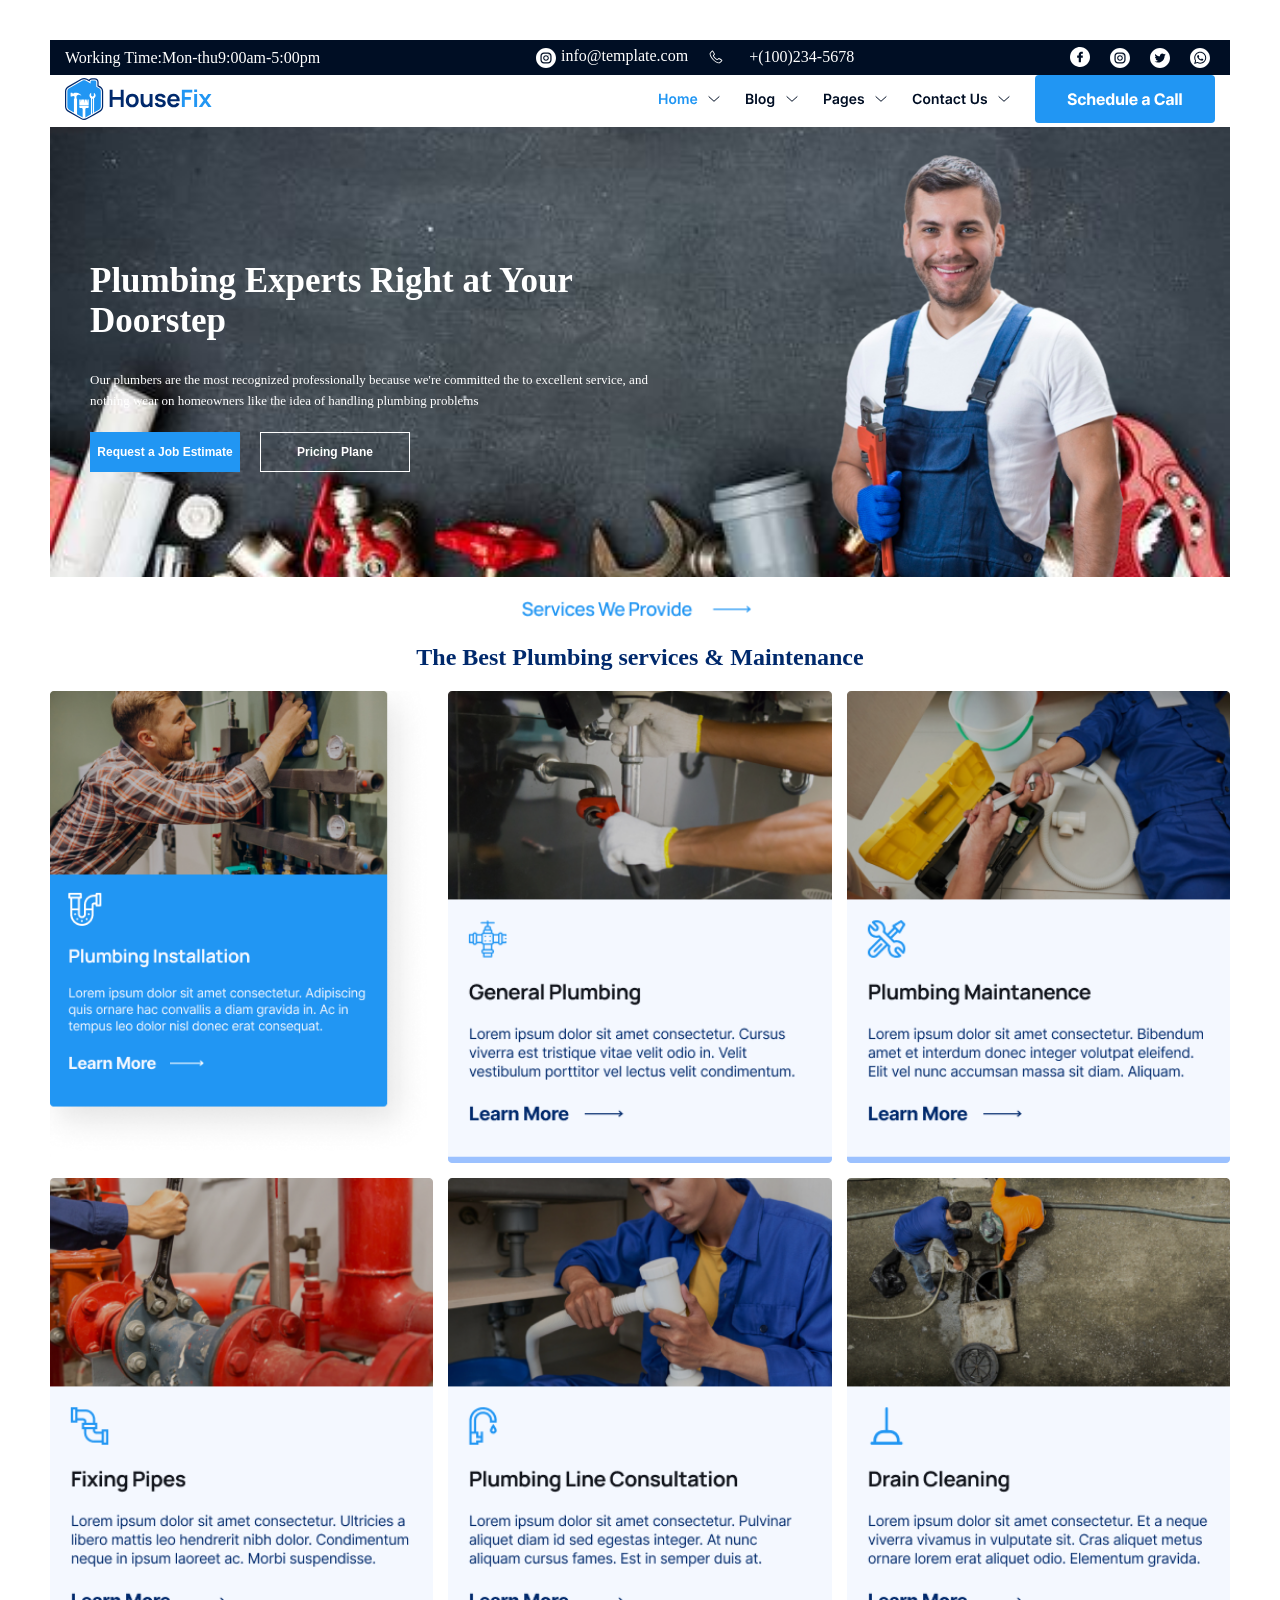
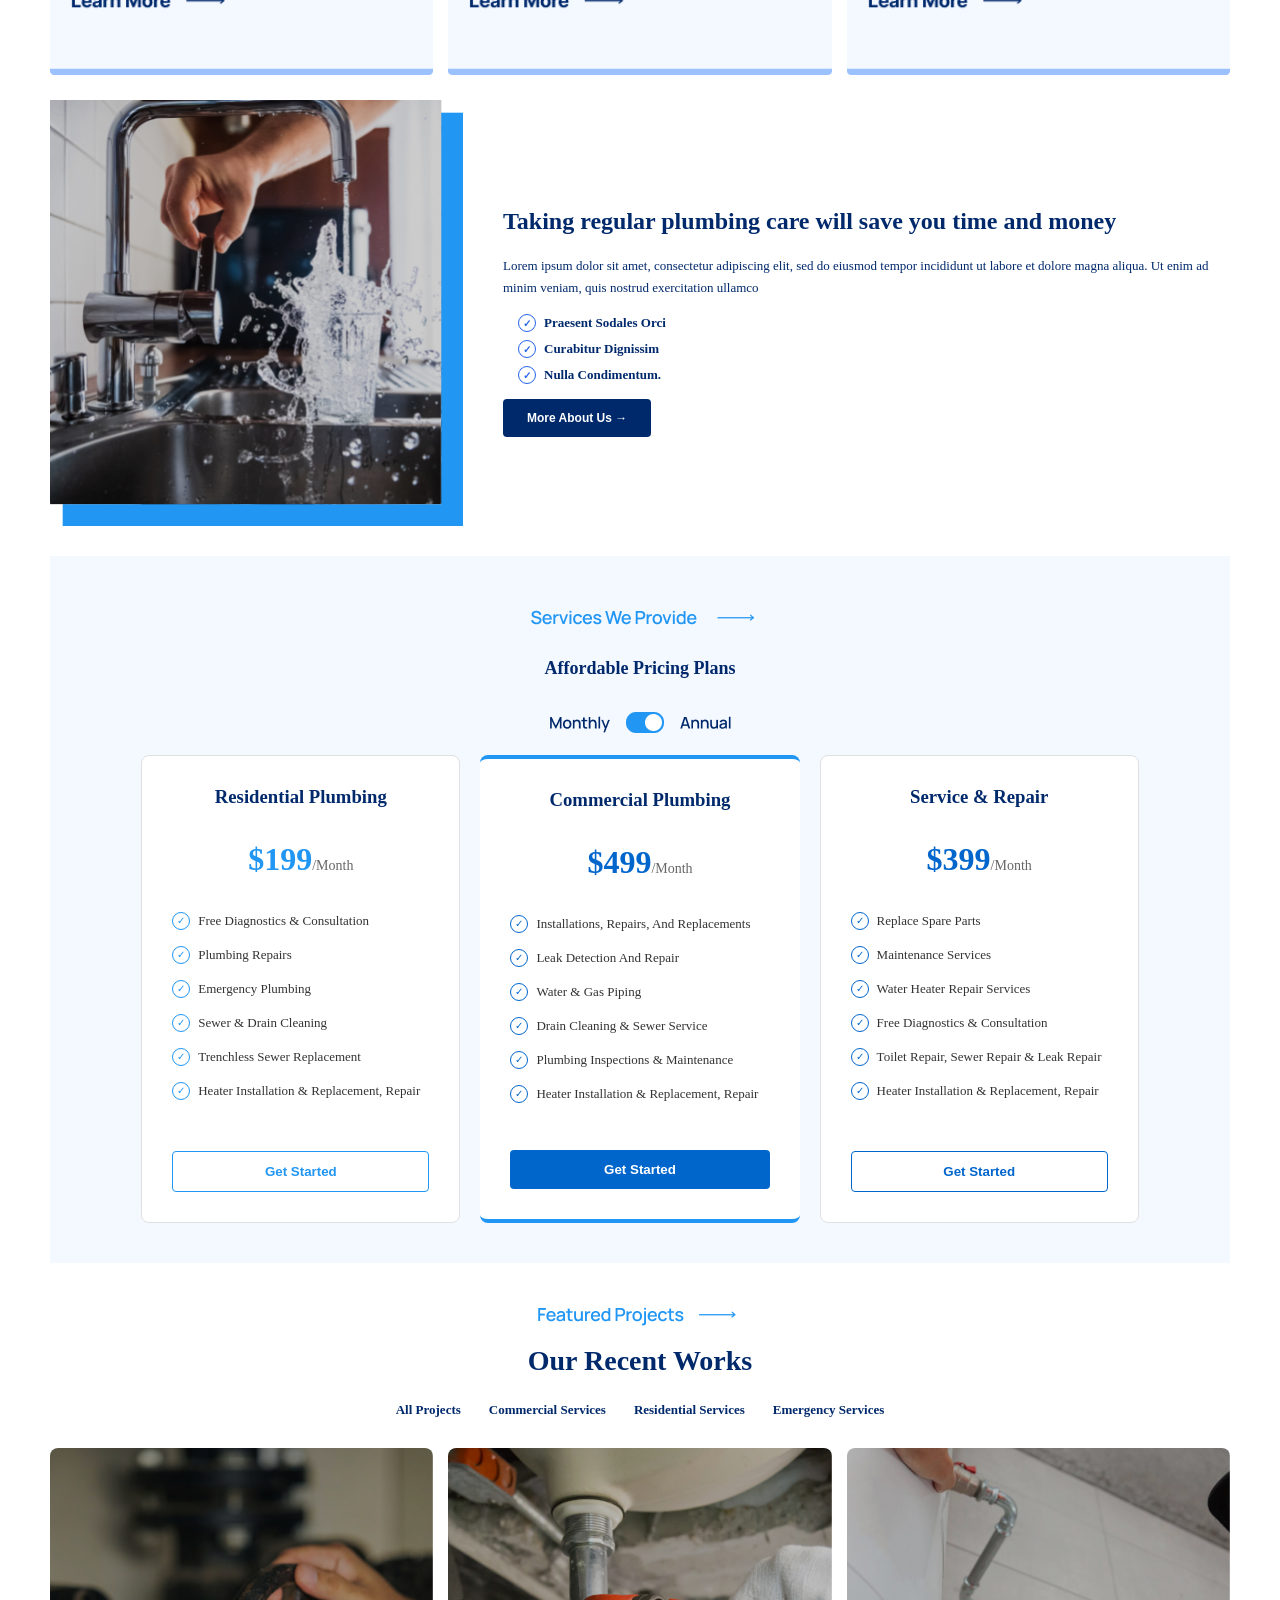
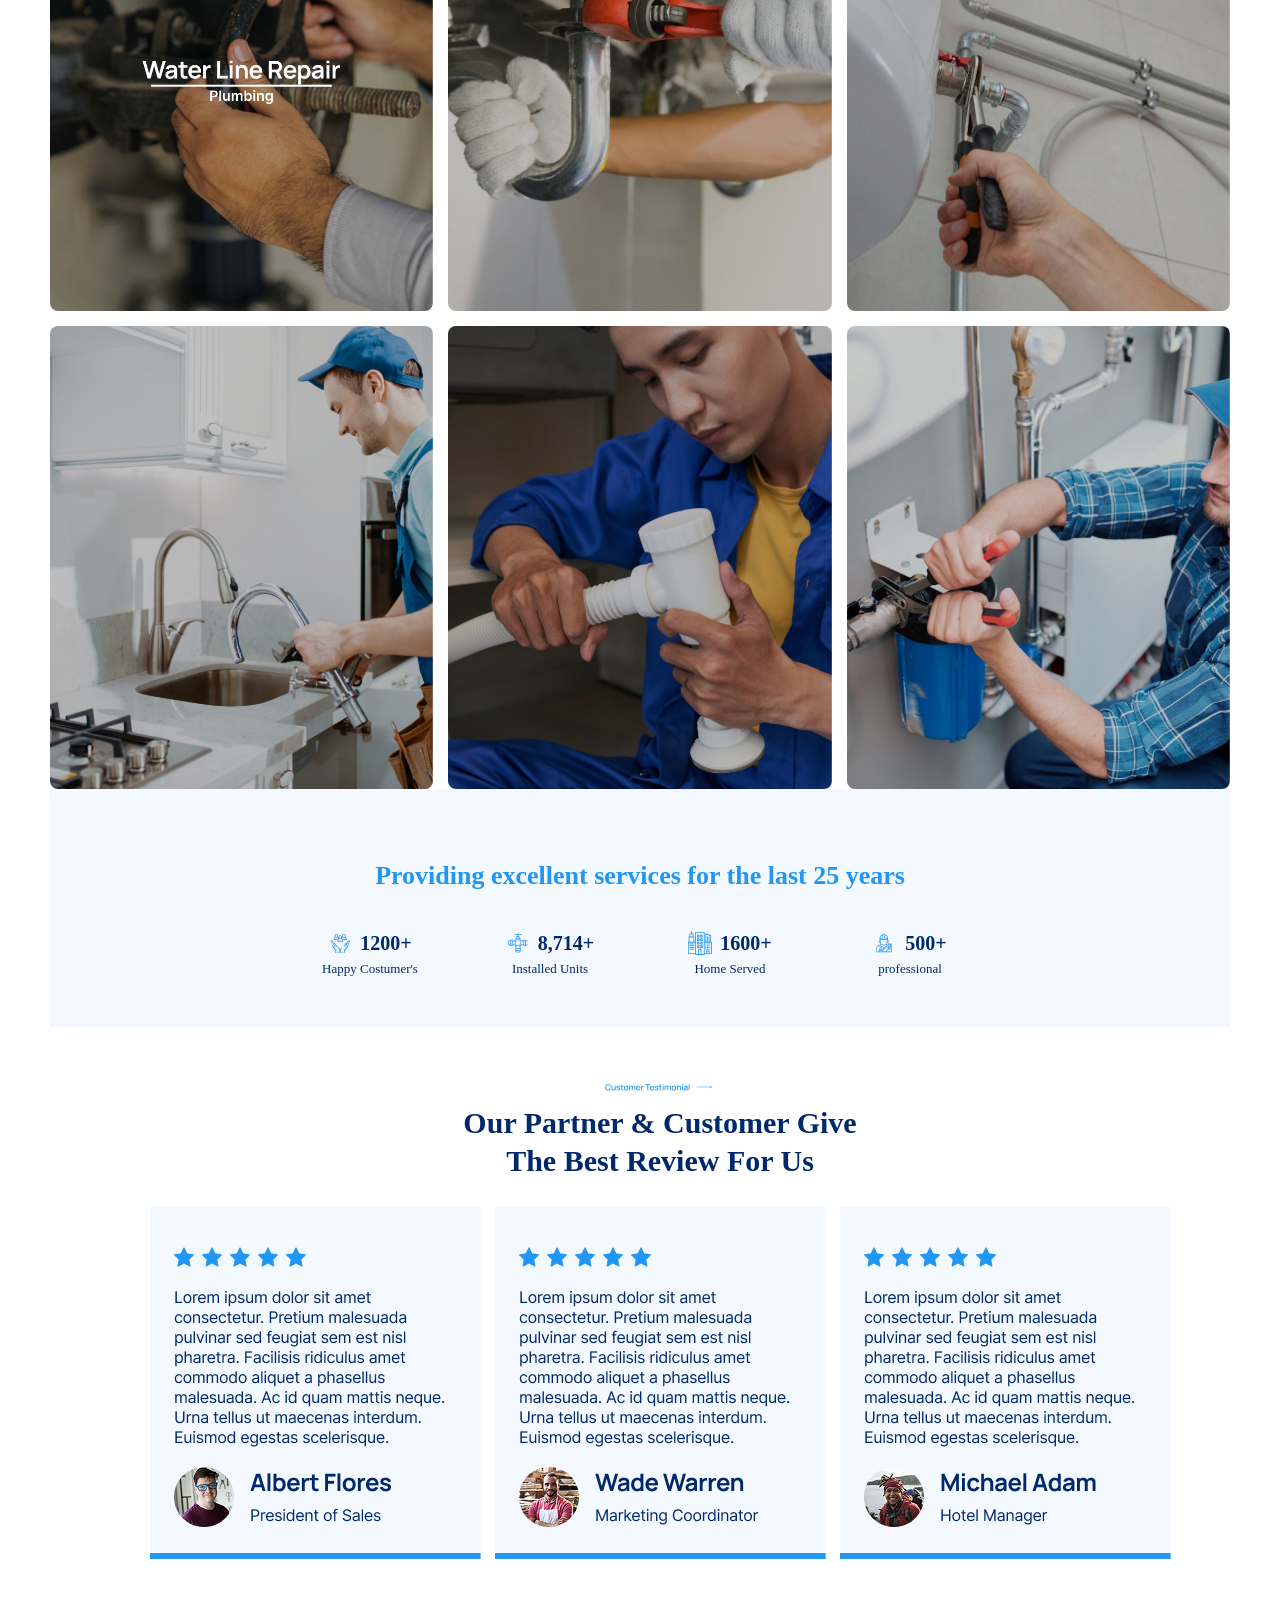
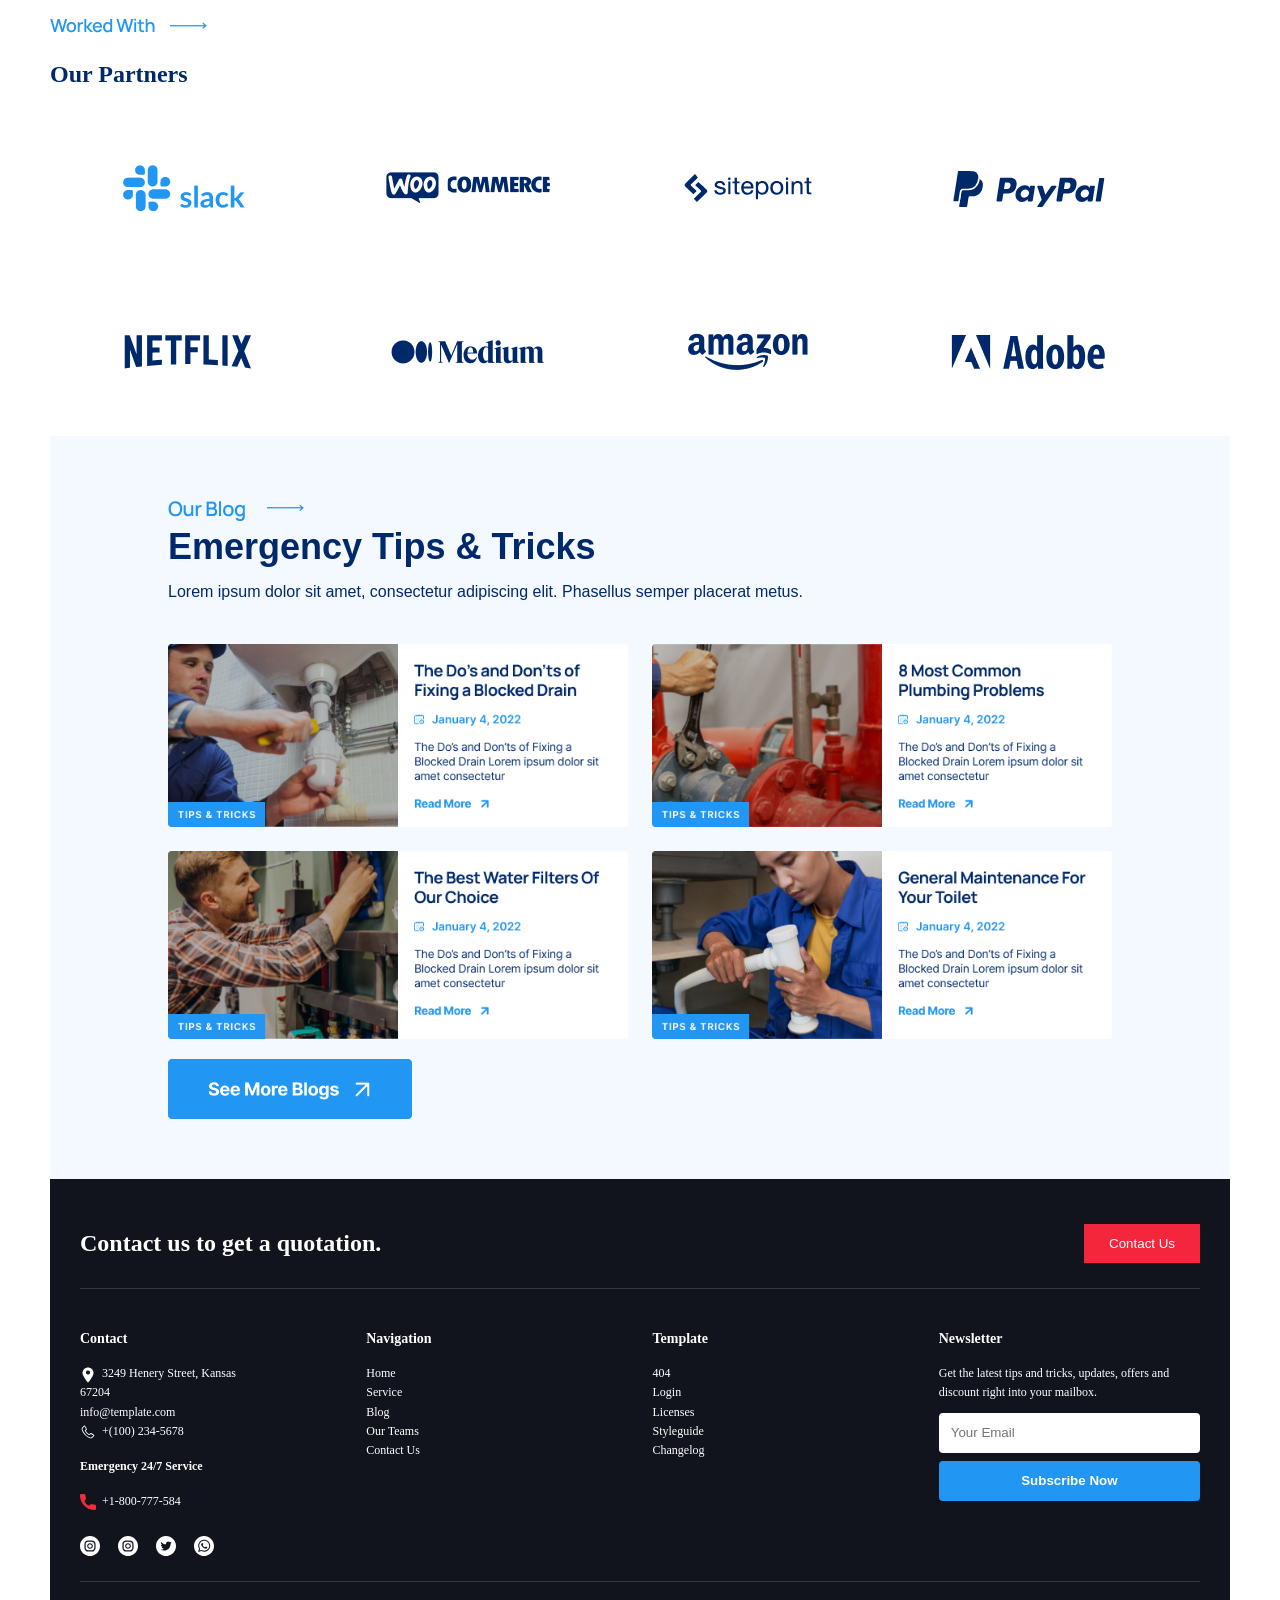
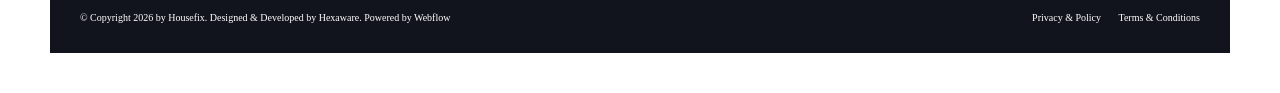
<file: index.html>
<!DOCTYPE html>
<html lang="en">
<head>
  <meta charset="UTF-8">
  <meta name="viewport" content="width=device-width, initial-scale=1.0">
  <title>Document</title>
  <link rel="stylesheet" href="Style.css">
  
</head>
<body>
  <header>
<nav>
<div id="topdiv">
<div>
  <div>Working Time:Mon-thu9:00am-5:00pm</div>
</div>
 <div id="center">
<a href="#"><img src="Social-Instagram.svg" alt="random">info@template.com</a> 
<img src="Phone.svg" alt="random">+(100)234-5678
 </div>
  <div id="gap"><img src="Social-facebook-1.svg" alt="random">
<a href="#">  <img src="Social-Instagram.svg" alt="random"> </a>
<a href="#">    <img src="Social-twitter.svg" alt="random"></a>
<a href="#"><img src="whatsapp.svg" alt="random"></a>
  </div>
</div>
<div class="item2content">
<div>
<a href="#">  <img src="Logo.svg" alt="random"></a>
</div>
<div id="align">
  <a href="#"><img src="Home.svg" alt="random"></a>
<a href="#"><img src="Services.svg" alt="random"></a>
   <a href="#"><img src="Pages.svg" alt="random"></a>
<a href="#"><img src="About-Us.svg" alt="random"></a>  
<a href="#">  <img src="Button.svg" alt="random"></a>
  </div>   
  </div>

</nav> 
  </header>
<main>
<section class="page1">  
  <div class="page1content">
<h1>
  Plumbing Experts Right at Your Doorstep
</h1>
    <p>Our plumbers are the most recognized professionally because we're committed the to excellent service, and nothing wear on homeowners like the idea of handling plumbing problems </p>
<div id="buttongap"> <button class="blue" type="button">Request a Job Estimate</button> 
    <button class="set"type="button">Pricing Plane</button></div>
</div>
<img class="page1img"src="Image-Container.svg" alt="random">
  
 </section>

  <section class="page2">
<img class="mid" src="Sub-Title.png" alt="random">
<h1>The Best Plumbing services & Maintenance</h1>
<div class="Container pg2">
<a href="#"><img  src="Content-01.png" alt="random"></a>
<a href="#"><img src="Contant-01.png" alt="random"></a>
<a href="#"><img src="Contant-01 (1).png" alt="random"></a>
<a href="#"><img src="Contant-01 (2).png" alt="random"></a>
<a href="#"><img src="Contant-01 (3).png" alt="random"></a>
<a href="#"><img src="Contant-01 (4).png" alt="random"></a>
 
</div>
  </section>
  
<section class="page3">
<div class="item1">
  <img src="Container.svg" alt="random">
</div>
<div class="item2">
  <div>
<h1>Taking regular plumbing care will save you time and money</h1>
<p>Lorem ipsum dolor sit amet, consectetur adipiscing elit, sed do eiusmod tempor incididunt ut labore et dolore magna aliqua. Ut enim ad minim veniam, quis nostrud exercitation ullamco</p>
<ul class="pg3 adjustment">
<li>Praesent Sodales Orci</li>

<li>Curabitur Dignissim</li>

<li>Nulla Condimentum.</li>
  
  </ul>
<button class="buttoncolor" type="button">More About Us <span id="arrow">→</span></button>
  </div>
</div>
  </section>

  <section class="page4">
   <img  src="Sub-Title.png" alt="random"><br>
<h1 id="purplecolor">Affordable Pricing Plans </h1>
 <img src="On-Off-Btn.png" alt="random"> 

<div class="pg4container">
<div class="pg4item1">
 <h3>Residential Plumbing</h3>
    <p> $199<span>/Month</span></p>
    <ul>
      <li> Free Diagnostics & Consultation</li>
      <li> Plumbing Repairs</li>
      <li>Emergency Plumbing</li>
      <li> Sewer & Drain Cleaning</li>
      <li>Trenchless Sewer Replacement</li>
      <li> Heater Installation & Replacement, Repair</li>
    </ul>
    <button>Get Started</button>
</div>
<div class="pg4item2">

  
  <h3>Commercial Plumbing</h3>
    <p>$499<span>/Month</span></p>
    <ul>
      <li> Installations, Repairs, And Replacements</li>
      <li>Leak Detection And Repair</li>
      <li> Water & Gas Piping</li>
      <li> Drain Cleaning & Sewer Service</li>
      <li> Plumbing Inspections & Maintenance</li>
      <li> Heater Installation & Replacement, Repair</li>
    </ul>
  <button>Get Started</button>  
</div>
<div class="pg4item3">
  <h3>Service & Repair</h3>
    <p>$399<span>/Month</span></p>
    <ul style="list-style: none; padding: 0; line-height: 2;">
      <li> Replace Spare Parts</li>
      <li> Maintenance Services</li>
      <li> Water Heater Repair Services</li>
      <li> Free Diagnostics & Consultation</li>
      <li>Toilet Repair, Sewer Repair & Leak Repair</li>
      <li> Heater Installation & Replacement, Repair</li>
    </ul>
<button>Get Started</button>
</div> 
</div>
  </section>
  <section class="page5">
<img src="Modi.png " alt="random">
<h1>Our Recent Works</h1>
<a href="#">All Projects</a>
<a href="#">Commercial Services</a>
<a href="#">Residential Services</a>
<a href="#">Emergency Services</a>

<div class="pg5container">
<img src="Image-Container.png" alt="random">
<img src="Image-Container (1).png" alt="random">
<img src="Image-Container (2).png" alt="random">
<img src="Image-Container (3).png" alt="random">
<img src="Image-Container (4).png" alt="random">
<img src="Image-Container (5).png" alt="random">
</div>    
 </section>
  
<section class="page6">
<h1>Providing excellent services for the last 25 years</h1>
<div class="pg6container">
<div class="pg6item">
<div class="pg6row"><img src="Icon.svg" alt="random"><span class="pg6bold">1200+</span></div>
<div class="pg6simple">Happy Costumer's</div>
</div>
<div class="pg6item">
<div class="pg6row"><img src="Icon (2).svg" alt="random"><span class="pg6bold">8,714+</span></div>
<div class="pg6simple">Installed Units</div>
</div>
<div class="pg6item">
<div class="pg6row"><img src="Building.svg" alt="random"><span class="pg6bold">1600+</span></div>
<div class="pg6simple">Home Served</div>
</div>
<div class="pg6item">
<div class="pg6row"><img src="Icon (1).svg" alt="random"><span class="pg6bold">500+</span></div>
<div class="pg6simple">professional</div>
</div>
</div>
</section>
  <section class="page7">
<img class="pg7center" src="Sub-Title.svg" alt="random">
<div id="midpg7">Our Partner & Customer Give The Best Review For Us</div>
  <div class="pg7grid">
    <img src="Content-Box (1).png" alt="random">
    <img src="Content-Box (2).png" alt="random">
    <img src="Content-Box.png" alt="random">
  </div>  
  </section>
   <section class="page8">
<img src="Pg8.png" alt="random">
<h1 id="pg8heading">Our Partners</h1>
<div class="pg8grid">
<a href="#"><img src="Partner-1.png" alt="random"></a>
<a href="#"><img src="Partner-3.png" alt="random"></a>
<a href="#"><img src="Partner-5.svg" alt="random"></a>
<a href="#"><img src="Partner-7.svg" alt="random"></a>
<a href="#"><img src="Partner-2.svg" alt="random"></a>
<a href="#"><img src="Partner-4.png" alt="random"></a>
<a href="#"><img src="Partner-6.png" alt="random"></a>
<a href="#"><img src="Partner-8.png" alt="random"></a>
</div>     
   </section>
  <section class="page9">
<img src="Subheading.png" alt="ramdom">
<h1 class="pg9heading">Emergency Tips & Tricks</h1>
<p class="pg9paragraph">Lorem ipsum dolor sit amet, consectetur adipiscing elit. Phasellus semper placerat metus.</p>
    <div class="pg9grid">
<img src="Blog Card (3).png" alt="ramdom">
<img src="Blog Card (2).png" alt="ramdom">
<img src="Blog Card.png" alt="ramdom">
<img src="Blog Card (1).png" alt="ramdom">
 </div>   
    <img class="pg9button" src="Button.png" alt="random">
  </section>
  </main>
  <footer class="footer">

  <div class="footer-top">
    <h1>Contact us to get a quotation.</h1>
    <button type="button">Contact Us</button>
  </div>

  <div class="footer-content">

    <div class=Contactpg10>
<h3>Contact</h3>
<div><img src="Icon.png" alt="random">3249 Henery Street, Kansas<br>67204</div>
<div>info@template.com</div>
<div><img src="Phone.svg" alt="random">+(100) 234-5678</div>
<h4>Emergency 24/7 Service</h4>
<div><img src="Call-Red.png" alt="random">+1-800-777-584</div>
<div class="logos">
  <img src="Social-Instagram.svg" alt="random">
  <img src="Social-Instagram.svg" alt="random">
  <img src="Social-twitter.svg" alt="random">
  <img src="whatsapp.svg" alt="random">
</div>
    </div>

<div class="Navigationpg10">
<h3>Navigation</h3>
<div>Home</div>
<div>Service</div>
<div>Blog</div>
<div>Our Teams</div>
<div>Contact Us</div>
</div>

<div class="Tamplatepg10">
<h3>Template</h3>
<div>404</div>
<div>Login</div>
<div>Licenses</div>
<div>Styleguide</div>
<div>Changelog</div>
    </div>
<div class="Newspg10">
<h3>Newsletter</h3>
<div>Get the latest tips and tricks, updates, offers and discount right into your mailbox.</div>
<input type="email" placeholder="Your Email">
<button type="button">Subscribe Now</button>
</div>
  </div>

 <div class="footer-bottom">
<p>© Copyright 2026 by Housefix. Designed & Developed by Hexaware. Powered by Webflow</p>
 <div>
  <a href="#">Privacy & Policy</a>
  <a href="#">Terms & Conditions</a>
  </div>
  </div>
  </footer>
</body>
</html>
</file>
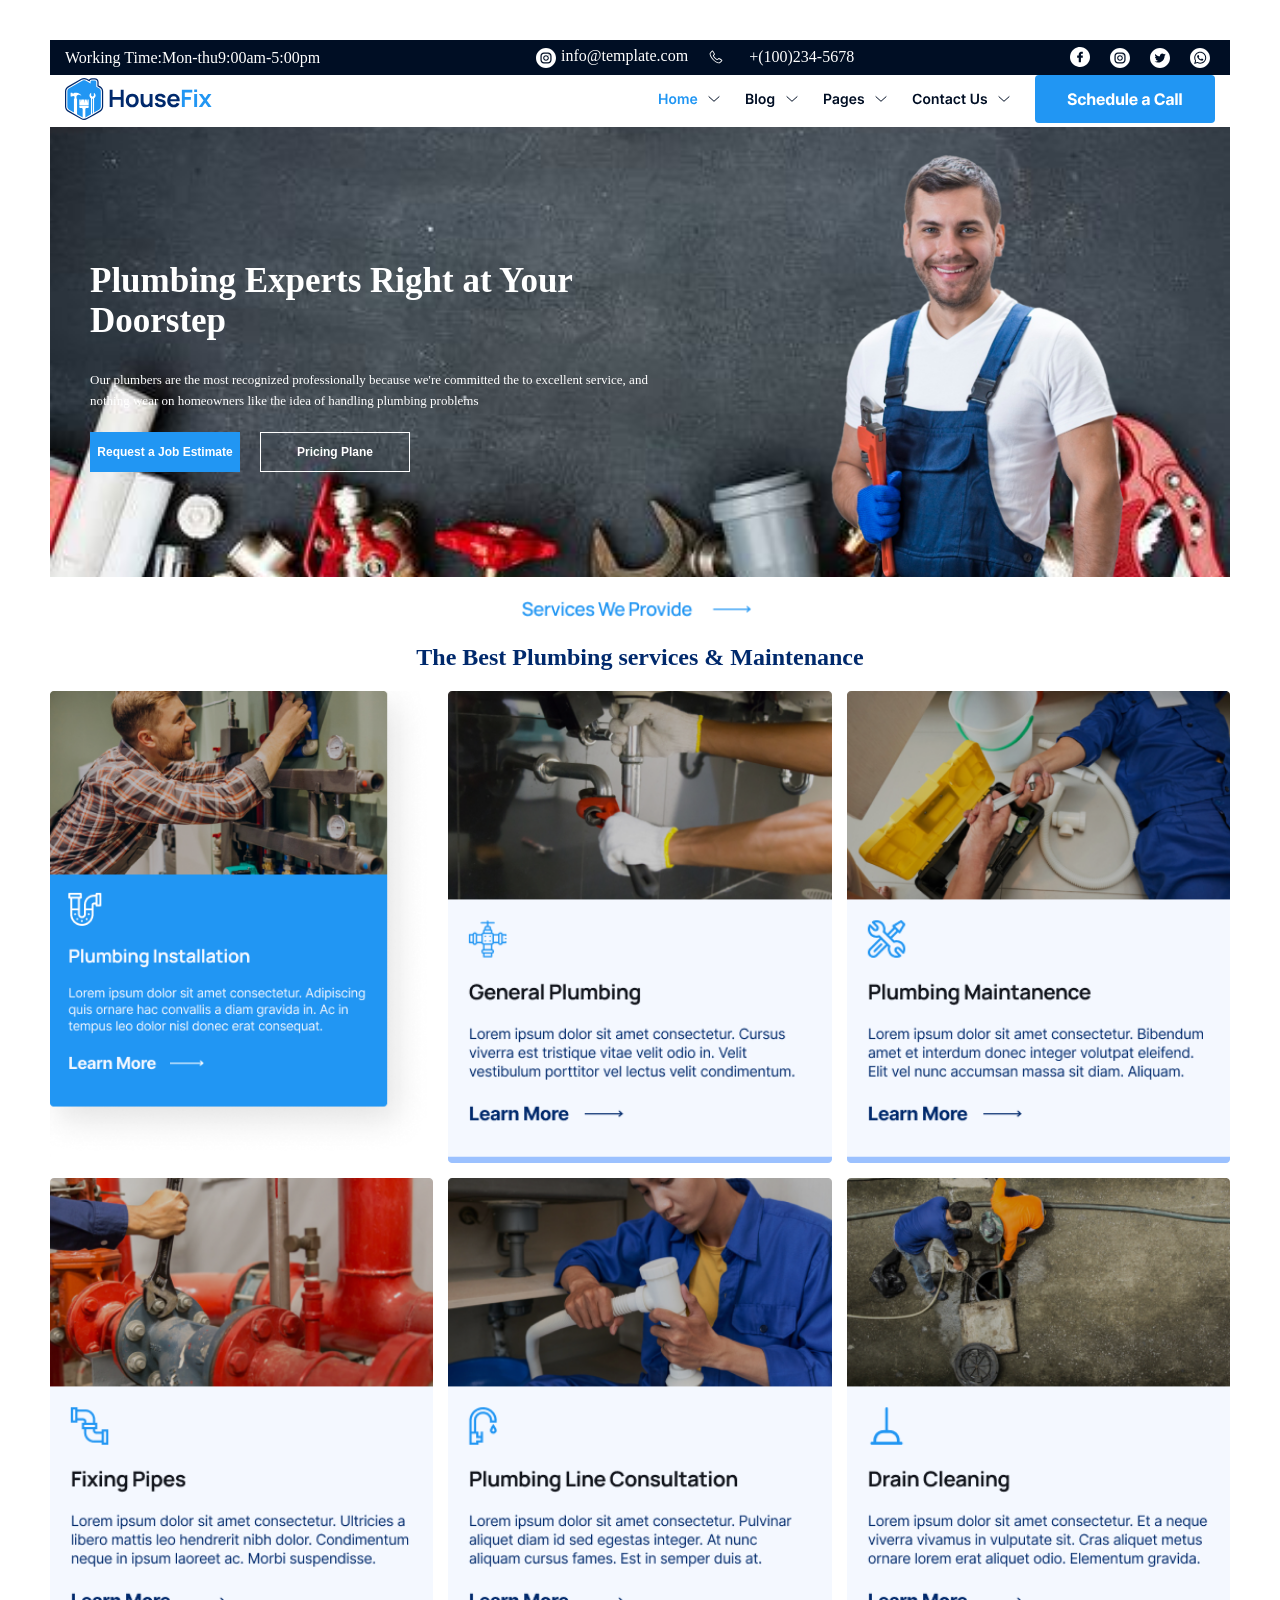
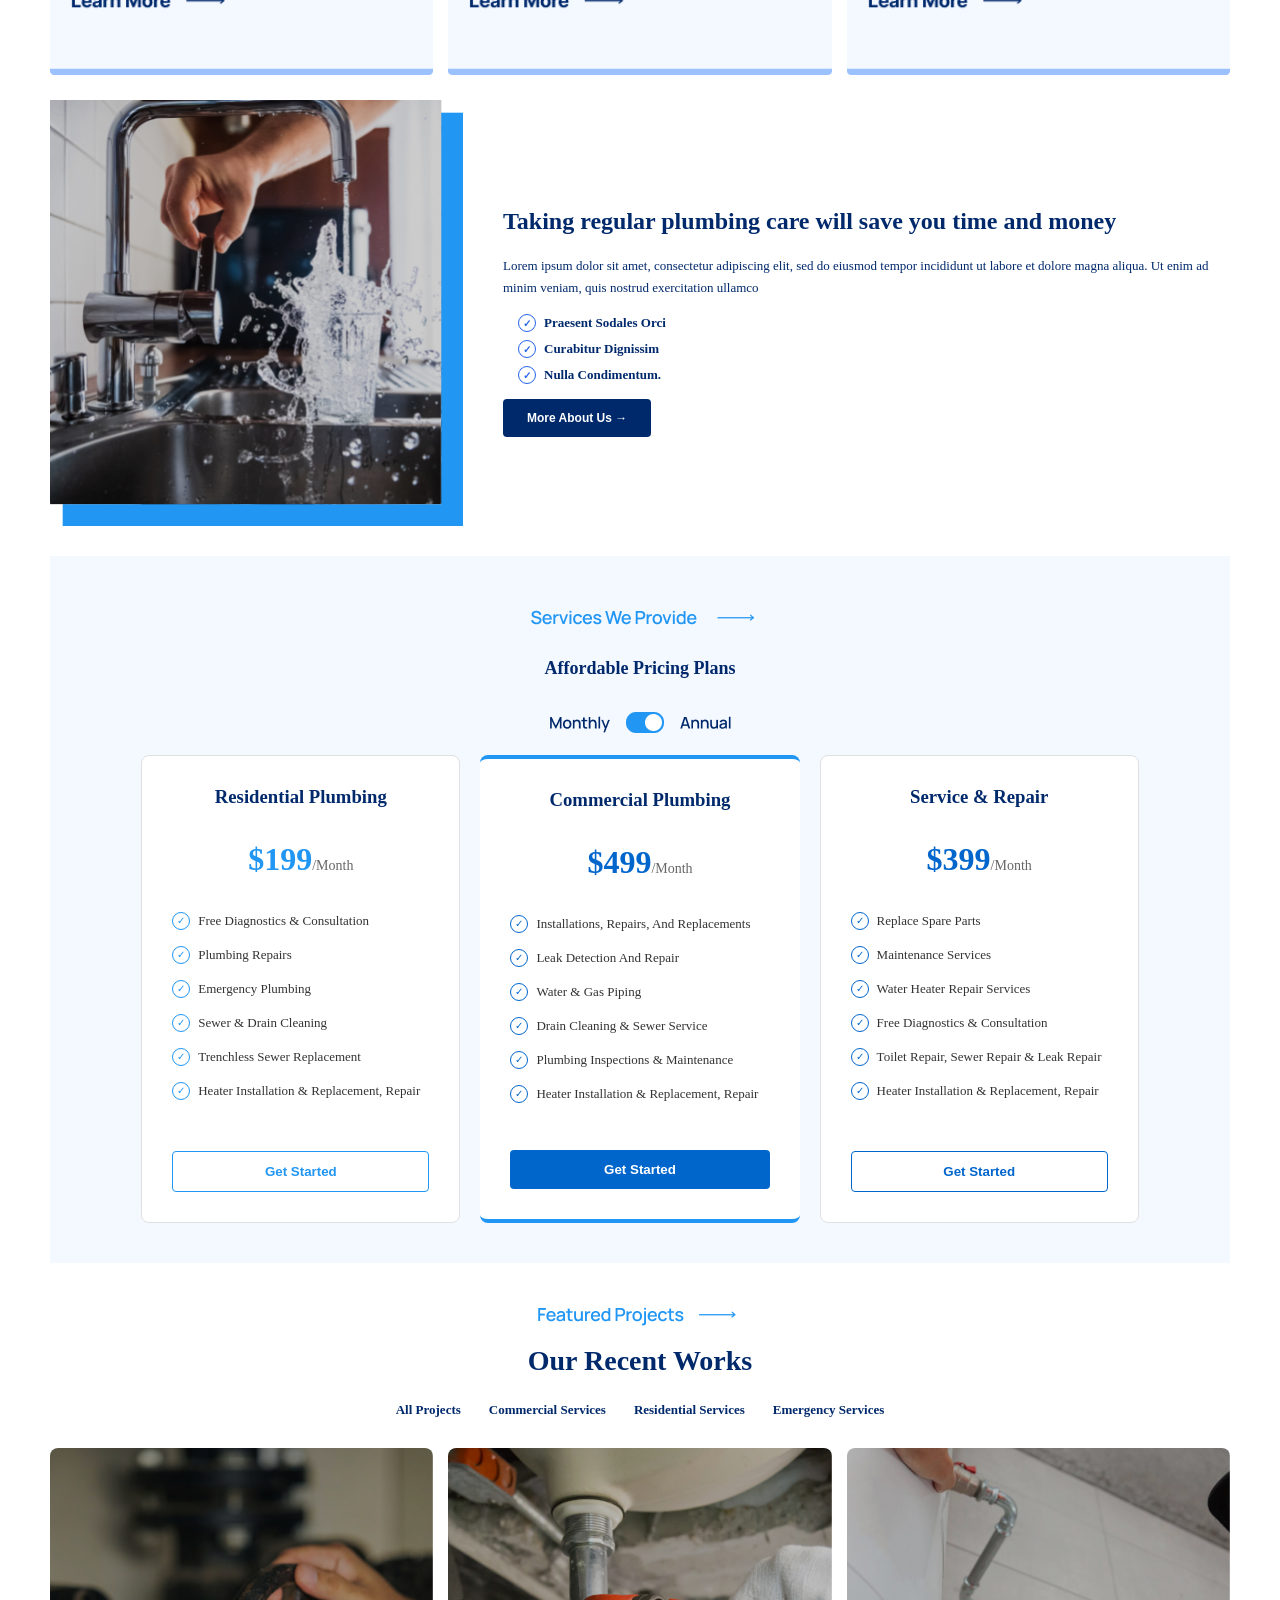
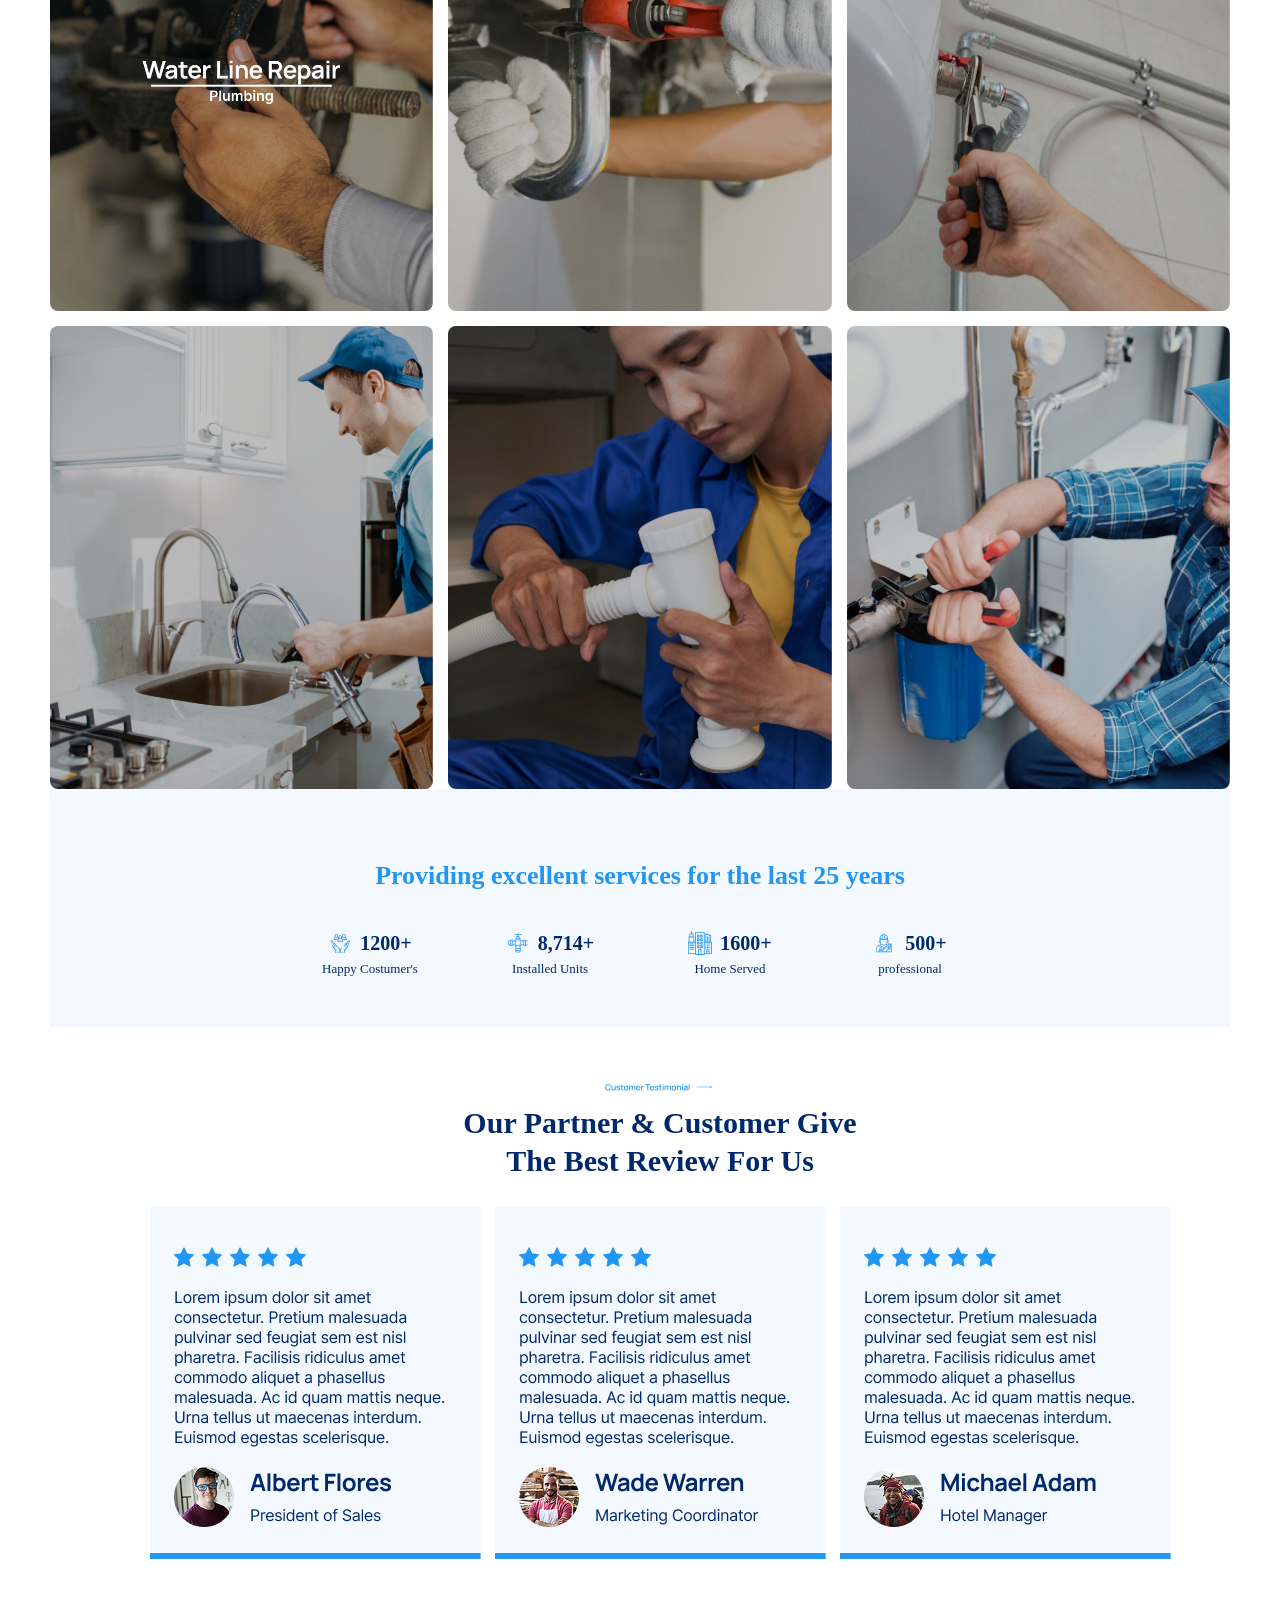
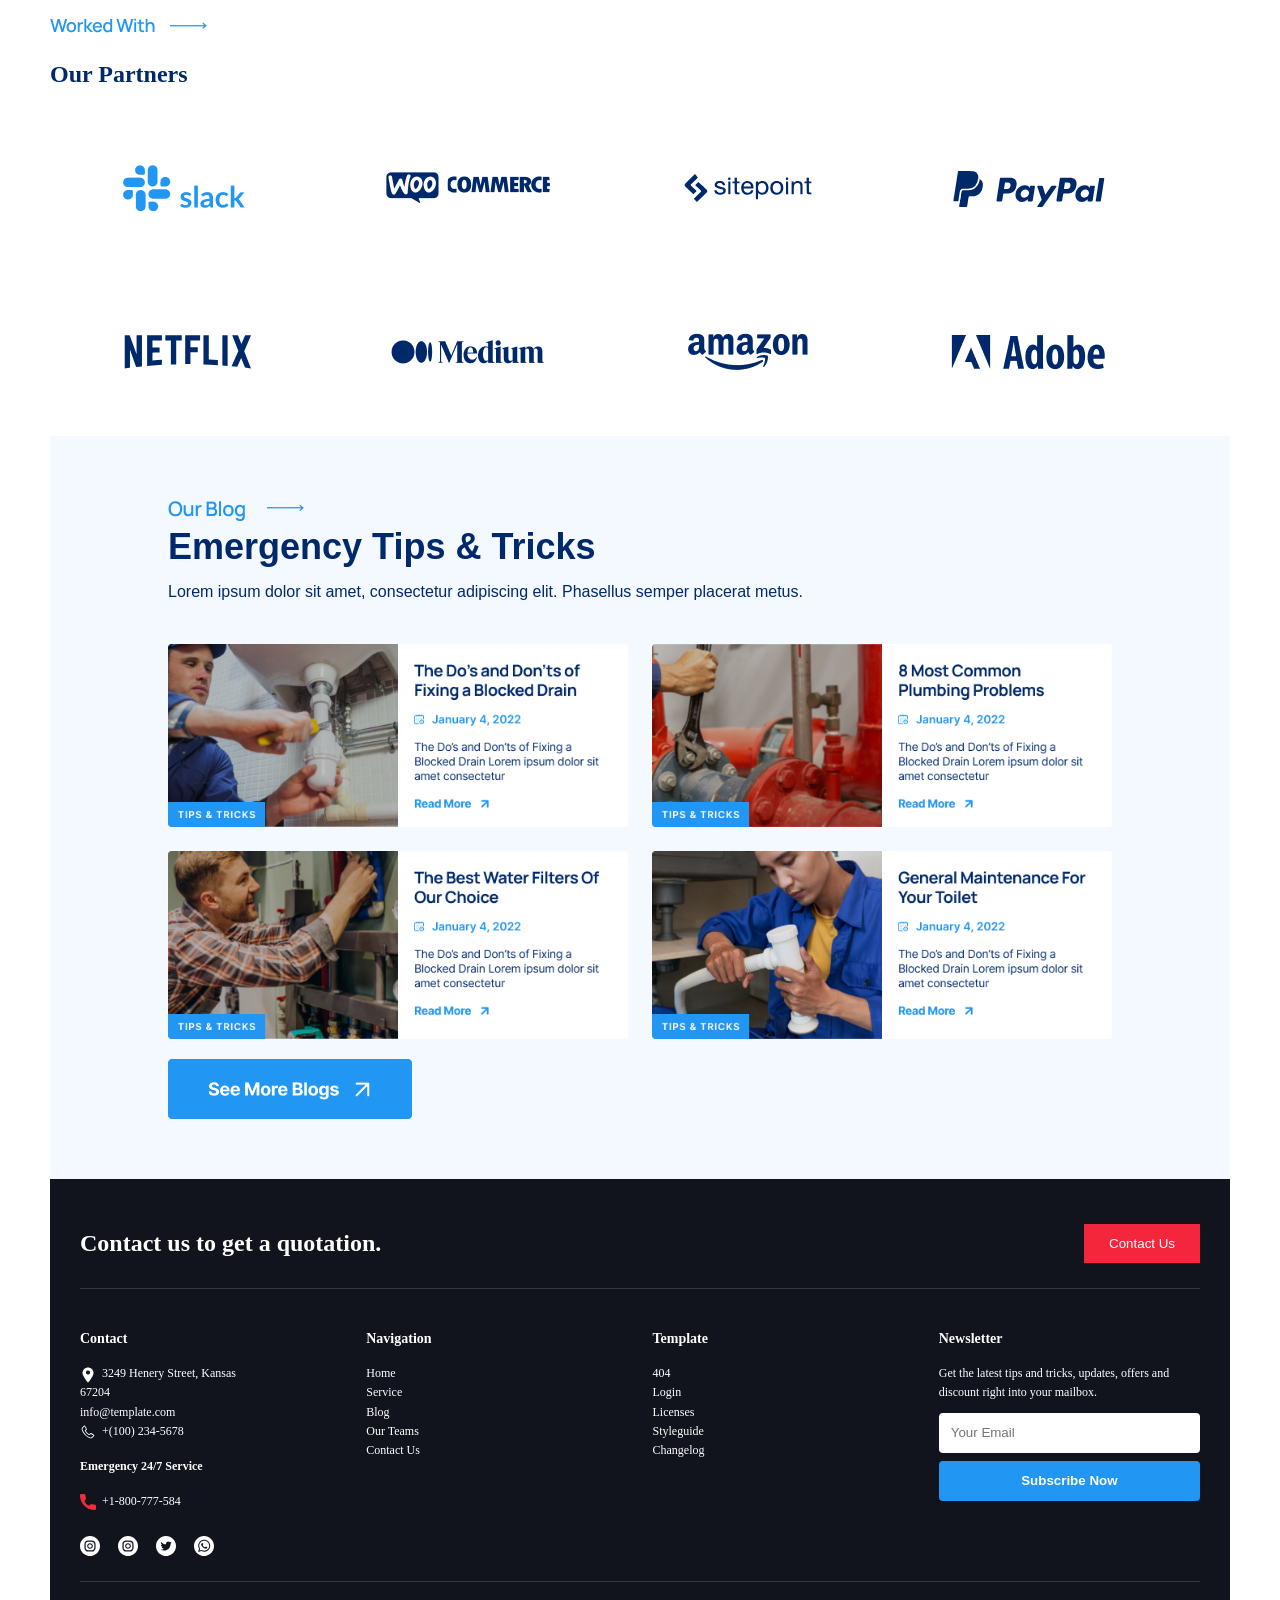
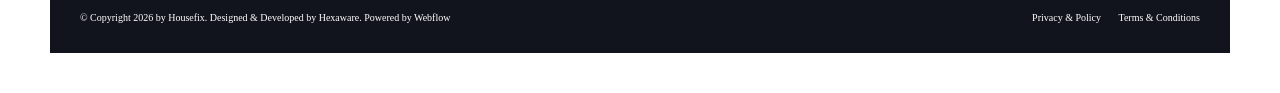
<file: Figma.html>
<!DOCTYPE html>
<html lang="en">
<head>
  <meta charset="UTF-8">
  <meta name="viewport" content="width=device-width, initial-scale=1.0">
  <title>Document</title>
  <link rel="stylesheet" href="Style.css">
  
</head>
<body>
  <header>
<nav>
<div id="topdiv">
<div>
  <div>Working Time:Mon-thu9:00am-5:00pm</div>
</div>
 <div id="center">
<a href="#"><img src="Social-Instagram.svg" alt="random">info@template.com</a> 
<img src="Phone.svg" alt="random">+(100)234-5678
 </div>
  <div id="gap"><img src="Social-facebook-1.svg" alt="random">
<a href="#">  <img src="Social-Instagram.svg" alt="random"> </a>
<a href="#">    <img src="Social-twitter.svg" alt="random"></a>
<a href="#"><img src="whatsapp.svg" alt="random"></a>
  </div>
</div>
<div class="item2content">
<div>
<a href="#">  <img src="Logo.svg" alt="random"></a>
</div>
<div id="align">
  <a href="#"><img src="Home.svg" alt="random"></a>
<a href="#"><img src="Services.svg" alt="random"></a>
   <a href="#"><img src="Pages.svg" alt="random"></a>
<a href="#"><img src="About-Us.svg" alt="random"></a>  
<a href="#">  <img src="Button.svg" alt="random"></a>
  </div>   
  </div>

</nav> 
  </header>
<main>
<section class="page1">  
  <div class="page1content">
<h1>
  Plumbing Experts Right at Your Doorstep
</h1>
    <p>Our plumbers are the most recognized professionally because we're committed the to excellent service, and nothing wear on homeowners like the idea of handling plumbing problems </p>
<div id="buttongap"> <button class="blue" type="button">Request a Job Estimate</button> 
    <button class="set"type="button">Pricing Plane</button></div>
</div>
<img class="page1img"src="Image-Container.svg" alt="random">
  
 </section>

  <section class="page2">
<img class="mid" src="Sub-Title.png" alt="random">
<h1>The Best Plumbing services & Maintenance</h1>
<div class="Container pg2">
<a href="#"><img  src="Content-01.png" alt="random"></a>
<a href="#"><img src="Contant-01.png" alt="random"></a>
<a href="#"><img src="Contant-01 (1).png" alt="random"></a>
<a href="#"><img src="Contant-01 (2).png" alt="random"></a>
<a href="#"><img src="Contant-01 (3).png" alt="random"></a>
<a href="#"><img src="Contant-01 (4).png" alt="random"></a>
 
</div>
  </section>
  
<section class="page3">
<div class="item1">
  <img src="Container.svg" alt="random">
</div>
<div class="item2">
  <div>
<h1>Taking regular plumbing care will save you time and money</h1>
<p>Lorem ipsum dolor sit amet, consectetur adipiscing elit, sed do eiusmod tempor incididunt ut labore et dolore magna aliqua. Ut enim ad minim veniam, quis nostrud exercitation ullamco</p>
<ul class="pg3 adjustment">
<li>Praesent Sodales Orci</li>

<li>Curabitur Dignissim</li>

<li>Nulla Condimentum.</li>
  
  </ul>
<button class="buttoncolor" type="button">More About Us <span id="arrow">→</span></button>
  </div>
</div>
  </section>

  <section class="page4">
   <img  src="Sub-Title.png" alt="random"><br>
<h1 id="purplecolor">Affordable Pricing Plans </h1>
 <img src="On-Off-Btn.png" alt="random"> 

<div class="pg4container">
<div class="pg4item1">
 <h3>Residential Plumbing</h3>
    <p> $199<span>/Month</span></p>
    <ul>
      <li> Free Diagnostics & Consultation</li>
      <li> Plumbing Repairs</li>
      <li>Emergency Plumbing</li>
      <li> Sewer & Drain Cleaning</li>
      <li>Trenchless Sewer Replacement</li>
      <li> Heater Installation & Replacement, Repair</li>
    </ul>
    <button>Get Started</button>
</div>
<div class="pg4item2">

  
  <h3>Commercial Plumbing</h3>
    <p>$499<span>/Month</span></p>
    <ul>
      <li> Installations, Repairs, And Replacements</li>
      <li>Leak Detection And Repair</li>
      <li> Water & Gas Piping</li>
      <li> Drain Cleaning & Sewer Service</li>
      <li> Plumbing Inspections & Maintenance</li>
      <li> Heater Installation & Replacement, Repair</li>
    </ul>
  <button>Get Started</button>  
</div>
<div class="pg4item3">
  <h3>Service & Repair</h3>
    <p>$399<span>/Month</span></p>
    <ul style="list-style: none; padding: 0; line-height: 2;">
      <li> Replace Spare Parts</li>
      <li> Maintenance Services</li>
      <li> Water Heater Repair Services</li>
      <li> Free Diagnostics & Consultation</li>
      <li>Toilet Repair, Sewer Repair & Leak Repair</li>
      <li> Heater Installation & Replacement, Repair</li>
    </ul>
<button>Get Started</button>
</div> 
</div>
  </section>
  <section class="page5">
<img src="Modi.png " alt="random">
<h1>Our Recent Works</h1>
<a href="#">All Projects</a>
<a href="#">Commercial Services</a>
<a href="#">Residential Services</a>
<a href="#">Emergency Services</a>

<div class="pg5container">
<img src="Image-Container.png" alt="random">
<img src="Image-Container (1).png" alt="random">
<img src="Image-Container (2).png" alt="random">
<img src="Image-Container (3).png" alt="random">
<img src="Image-Container (4).png" alt="random">
<img src="Image-Container (5).png" alt="random">
</div>    
 </section>
  
<section class="page6">
<h1>Providing excellent services for the last 25 years</h1>
<div class="pg6container">
<div class="pg6item">
<div class="pg6row"><img src="Icon.svg" alt="random"><span class="pg6bold">1200+</span></div>
<div class="pg6simple">Happy Costumer's</div>
</div>
<div class="pg6item">
<div class="pg6row"><img src="Icon (2).svg" alt="random"><span class="pg6bold">8,714+</span></div>
<div class="pg6simple">Installed Units</div>
</div>
<div class="pg6item">
<div class="pg6row"><img src="Building.svg" alt="random"><span class="pg6bold">1600+</span></div>
<div class="pg6simple">Home Served</div>
</div>
<div class="pg6item">
<div class="pg6row"><img src="Icon (1).svg" alt="random"><span class="pg6bold">500+</span></div>
<div class="pg6simple">professional</div>
</div>
</div>
</section>
  <section class="page7">
<img class="pg7center" src="Sub-Title.svg" alt="random">
<div id="midpg7">Our Partner & Customer Give The Best Review For Us</div>
  <div class="pg7grid">
    <img src="Content-Box (1).png" alt="random">
    <img src="Content-Box (2).png" alt="random">
    <img src="Content-Box.png" alt="random">
  </div>  
  </section>
   <section class="page8">
<img src="Pg8.png" alt="random">
<h1 id="pg8heading">Our Partners</h1>
<div class="pg8grid">
<a href="#"><img src="Partner-1.png" alt="random"></a>
<a href="#"><img src="Partner-3.png" alt="random"></a>
<a href="#"><img src="Partner-5.svg" alt="random"></a>
<a href="#"><img src="Partner-7.svg" alt="random"></a>
<a href="#"><img src="Partner-2.svg" alt="random"></a>
<a href="#"><img src="Partner-4.png" alt="random"></a>
<a href="#"><img src="Partner-6.png" alt="random"></a>
<a href="#"><img src="Partner-8.png" alt="random"></a>
</div>     
   </section>
  <section class="page9">
<img src="Subheading.png" alt="ramdom">
<h1 class="pg9heading">Emergency Tips & Tricks</h1>
<p class="pg9paragraph">Lorem ipsum dolor sit amet, consectetur adipiscing elit. Phasellus semper placerat metus.</p>
    <div class="pg9grid">
<img src="Blog Card (3).png" alt="ramdom">
<img src="Blog Card (2).png" alt="ramdom">
<img src="Blog Card.png" alt="ramdom">
<img src="Blog Card (1).png" alt="ramdom">
 </div>   
    <img class="pg9button" src="Button.png" alt="random">
  </section>
  </main>
  <footer class="footer">

  <div class="footer-top">
    <h1>Contact us to get a quotation.</h1>
    <button type="button">Contact Us</button>
  </div>

  <div class="footer-content">

    <div class=Contactpg10>
<h3>Contact</h3>
<div><img src="Icon.png" alt="random">3249 Henery Street, Kansas<br>67204</div>
<div>info@template.com</div>
<div><img src="Phone.svg" alt="random">+(100) 234-5678</div>
<h4>Emergency 24/7 Service</h4>
<div><img src="Call-Red.png" alt="random">+1-800-777-584</div>
<div class="logos">
  <img src="Social-Instagram.svg" alt="random">
  <img src="Social-Instagram.svg" alt="random">
  <img src="Social-twitter.svg" alt="random">
  <img src="whatsapp.svg" alt="random">
</div>
    </div>

<div class="Navigationpg10">
<h3>Navigation</h3>
<div>Home</div>
<div>Service</div>
<div>Blog</div>
<div>Our Teams</div>
<div>Contact Us</div>
</div>

<div class="Tamplatepg10">
<h3>Template</h3>
<div>404</div>
<div>Login</div>
<div>Licenses</div>
<div>Styleguide</div>
<div>Changelog</div>
    </div>
<div class="Newspg10">
<h3>Newsletter</h3>
<div>Get the latest tips and tricks, updates, offers and discount right into your mailbox.</div>
<input type="email" placeholder="Your Email">
<button type="button">Subscribe Now</button>
</div>
  </div>

 <div class="footer-bottom">
<p>© Copyright 2026 by Housefix. Designed & Developed by Hexaware. Powered by Webflow</p>
 <div>
  <a href="#">Privacy & Policy</a>
  <a href="#">Terms & Conditions</a>
  </div>
  </div>
  </footer>
</body>
</html>
</file>
<file: Style.css>
body{
  width:100%;
  max-width:1200px;
  margin:30px auto;
  padding:10px;
  box-sizing:border-box;
    }
 
    #topdiv{display:flex;
            background-color:#000E24;
            justify-content:space-between;
           color:white;
        height:35px;  
align-items:center;
           padding:0px 15px;
           font-weight:13px;}
    a{text-decoration:none;
     color:white;}
#center{display:flex;
gap:20px;
align-items: center;       }
#center img,#topdiv img{vertical-align: middle;
      margin-right: 5px;}

.item2content{display:flex;
      justify-content:space-between ;
      background-color:#FFFFFF;
      align-items:center;
      padding:0px 15px;}
#gap{display:flex;
  gap:15px;
    align-items:center;
    }
#align {
  display: flex;
  align-items: center;
  gap: 25px;
}
.page1content{width: 50%;
  padding:60px 40px;
  text-align:left; }
.page1{background-image: url("images (1).jpeg");
background-size: cover;
       background-position: center;


       position:relative;
   justify-content:space-between;     
    align-items:center;  
      display:flex;
       justify-self:flex-start;
      min-height:450px;}
.page1img{
  display:block;
object-position:bottom;
       object-fit:cover;
         height:450px;
object-fit:contain;
object-position:bottom;                      
        width:45%;}
.page1 h1{color:white;
         font-size:35px;
         text-align:left;}
.page1 p{color:white;
       font-size:13px;
line-height:1.6;
margin-bottom:20px;
         text-align:left;}
.blue{background-color:#2196F3;
 border:1px solid #2196F3;
     height:40px;
  color:white; 
     font-size:12px;
     justify-self:center;
     width:150px;
     font-weight:bold;
     }
.set{background-color:transparent;
  border:1px solid white;
     height:40px;
  color:white; 
     font-size:12px;
     justify-self:center;
     width:150px;
     font-weight:bold;}
#buttongap{display:flex;
          gap:20px;}
.page3{display:flex;
      margin-top: 25px;
       height:auto;  
  gap:40px;  
       align-items:center;
      }
.item1{display:flex;
   width:35% ;
  
      object-fit:cover;}
.item1 img{
  width:100%;
  height:100%;
  object-fit:cover;
  display:block;
}
.item2{display:flex;
     width:60%;
     color:#00296C;
      flex-direction:column;
    align-items:stretch;}
.item2 ul li::before{
  content:"✓";
  display:inline-flex;
  align-items:center;
  justify-content:center;
  width:16px;
  height:16px;
  min-width:16px;
border-radius:50%;
  border-radius:50%;
  border:1.5px solid #2563EB;
  color:#2563EB;
  font-size:10px;
  margin-right:8px;
  
align-items:center;

}
.item2 p{
  font-size:13px;
  
  line-height:1.7;
  margin-bottom:15px;
}
.item2 ul{

    list-style:none;
  padding:0;
  margin:15px;
}
.item2 ul li{
  display:flex;
  align-items:center;
  font-weight:bold;
  font-size:13px;
  margin-bottom:8px;
}
.buttoncolor{background-color:#00296C;
            border:none;
            color:white;
          padding:12px 24px;  
            border-radius:4px;
         font-size:12px;  
            font-weight:bold;
            cursor: pointer}

.page2 h1{color:#00296C;
         justify-content:center;
         font-size:600;
         text-align:center;}
.Container.pg2{
  display:grid;
  grid-template-columns:repeat(3,1fr);
  column-gap:15px;
row-gap:15px;
  width:100%;
  
  }
.Container.pg2 img {
  width:100%;
  max-width:1200px;
  height:auto;
  min-width:0;
  display:block;}

.mid{max-width:1200;
    width: 100%;
    justify-content:center;
    margin-top:20px;}
.pg4item1 {
  background: #fff;
  border: 1px solid #e0e0e0;
  border-radius: 8px;
  padding: 30px;
  width: 28%;
  box-sizing: border-box;
  display: flex;
  flex-direction: column;
margin-top:0px;}

.pg4item1 h3 {
  color: #00296C;
  margin-top: 0;
}

.pg4item1 p {
  font-size: 32px;
  font-weight: bold;
  color: #2196f3;
  margin: 15px 0;
}

.pg4item1 p span {
  font-size: 14px;
  font-weight: normal;
  color: #666;
}

.pg4item1 ul {
  list-style: none;
  padding: 0;
  margin: 15px 0;
  line-height: 2;
  flex-grow: 1;
}

.pg4item1 ul li {
  display: flex;
  align-items: center;
  font-size: 13px;
  color: #333;
  margin-bottom: 8px;
}

.pg4item1 ul li::before {
  content: "✓";
  display: inline-flex;
  align-items: center;
  justify-content: center;
  width: 16px;
  height: 16px;
  min-width: 16px;
  border-radius: 50%;
  border: 1.5px solid #2196f3;
  color: #2196f3;
  font-size: 10px;
  margin-right: 8px;
}

.pg4item1 button {
  width: 100%;
  padding: 12px;
  background: #fff;
  color: #2196f3;
  border: 1px solid #2196f3;
  border-radius: 4px;
  cursor: pointer;
  font-weight: bold;
  margin-top: 20px;
}


.pg4item2 {
  background: #fff;
  border-radius: 8px;
  padding: 30px;
  width: 28%;
  box-sizing: border-box;
  display: flex;
  flex-direction: column;
  border-block: 4px solid #2196F3;
}

.pg4item2 h3 {
  color: #00296C;
  margin-top: 0;
}

.pg4item2 p {
  font-size: 32px;
  font-weight: bold;
  color: #0066cc;
  margin: 15px 0;
}

.pg4item2 p span {
  font-size: 14px;
  font-weight: normal;
  color: #666;
}

.pg4item2 ul {
  list-style: none;
  padding: 0;
  margin: 15px 0;
  line-height: 2;
  flex-grow: 1;
}

.pg4item2 ul li {
  display: flex;
  align-items: center;
  font-size: 13px;
  color: #333;
  margin-bottom: 8px;
}

.pg4item2 ul li::before {
  content: "✓";
  display: inline-flex;
  align-items: center;
  justify-content: center;
  width: 16px;
  height: 16px;
  min-width: 16px;
  border-radius: 50%;
  border: 1.5px solid #0066cc;
  color: #0066cc;
  font-size: 10px;
  margin-right: 8px;
}

.pg4item2 button {
  width: 100%;
  padding: 12px;
  background: #0066cc;
  color: #fff;
  border: none;
  border-radius: 4px;
  cursor: pointer;
  font-weight: bold;
  margin-top: 20px;
}


.pg4item3 {
  background: #fff;
  border: 1px solid #e0e0e0;
  border-radius: 8px;
  padding: 30px;
  width: 28%;
  box-sizing: border-box;
  display: flex;
  flex-direction: column;
}

.pg4item3 h3 {
  color: #00296C;
  margin-top: 0;
}

.pg4item3 p {
  font-size: 32px;
  font-weight: bold;
  color: #0066cc;
  margin: 15px 0;
}

.pg4item3 p span {
  font-size: 14px;
  font-weight: normal;
  color: #666;
}

.pg4item3 ul {
  list-style: none;
  padding: 0;
  margin: 15px 0;
  line-height: 2;
  flex-grow: 1;
}

.pg4item3 ul li {
  display: flex;
  align-items: center;
  font-size: 13px;
  color: #333;
  margin-bottom: 8px;
}

.pg4item3 ul li::before {
  content: "✓";
  display: inline-flex;
  align-items: center;
  justify-content: center;
  width: 16px;
  height: 16px;
  min-width: 16px;
  border-radius: 50%;
  border: 1.5px solid #0066cc;
  color: #0066cc;
  font-size: 10px;
  margin-right: 8px;
}

.pg4item3 button {
  width: 100%;
  padding: 12px;
  background: #fff;
  color: #0066cc;
  border: 1px solid #0066cc;
  border-radius: 4px;
  cursor: pointer;
  font-weight: bold;
  margin-top: 20px;
}
.pg4container {
  display: flex;
  flex-wrap: wrap;
  justify-content: center;
  gap: 20px;
}

.page4 {
  text-align: center;
  
  background-color: #F4F8FF ;
  padding: 40px 20px;
  margin-top: 30px;

}





.page4 > img {
  display: inline-block;
  margin: 10px auto;
}

#purplecolor {
  text-align: center;
  color: #00296C;
  font-size:large;
}
.pg5container{display:grid;
   }
.pg5container {
  display: grid;
  grid-template-columns: repeat(3, 1fr);
  column-gap: 15px;
  row-gap: 15px;
  width: 100%;
  margin-top: 20px;
}
.pg5container img {
  width: 100%;
  height: auto;
  display: block;
  object-fit: cover;
  border-radius: 8px;
}

.page5 {
  text-align: center;
  margin-top: 40px;
}

.page5 h1 {
  color: #00296C;
  font-size: 28px;
  margin: 15px 0;
}

.page5 a {
  display: inline-block;
  margin: 10px 12px;
  color: #00296C;
  font-size: 13px;
  font-weight: bold;
  text-decoration: none;
}

.page5 a:hover {
  color: #2196F3;
}
.page6 {
  background-color: #F4F8FF;
  text-align: center;
  padding: 50px 20px;
  margin-top: 0px;
}

.page6 h1 {
  color: #2196F3;
  font-size: 26px;
  margin-bottom: 40px;
}

.pg6container {
  display: flex;
  justify-content: center;
  align-items: flex-start;
  flex-wrap: wrap;
  gap: 40px;
}

.pg6item {
  display: flex;
  flex-direction: column;
  align-items: center;
  min-width: 140px;
}



.pg6bold {
  color: #00296C;
  font-size: 20px;
  font-weight: bold;
  
}

.pg6simple {
  color: #00296c;
  font-size: 13px;
}
.pg6row {
  display: flex;
  align-items: center;
  gap: 8px;
  margin-bottom: 6px;
}
.pg6row img {
  width: 24px;
  height: 24px;
  margin-bottom: 0;
}

.page7 {
  width: 100%;
  padding: 55px 20px;
  background-color: #fff;
  text-align: center;
}

.pg7center {
  display: block;
  width: 110px;
  height: auto;
  margin: 0 auto 12px;
}

#midpg7 {
  max-width: 450px;
  margin:0 auto 28px auto;
  color: #00296C;
  font-weight:700;
font-size:30px; 
  line-height: 1.25;
  

}
.pg7grid {
  display: flex;
  justify-content: center;
  align-items: center;
  gap: 14px;
  width: 100%;
}
#pg8heading{color:#00296c;}

.page9 {
  background-color: #F4F8FF;
  padding: 60px 10%;
  font-family: 'Segoe UI', Tahoma, Geneva, Verdana, sans-serif;
}



.pg9heading {
  font-size: 36px;
  font-weight: 700;
  color: #00296C;
  margin: 0 0 12px 0;
}


.pg9paragraph {
  font-size: 16px;
  color: #00296C;
  margin: 0 0 40px 0;
  max-width: 650px;
  line-height: 1.5;
}


.pg9grid {
  display: grid;
  grid-template-columns: repeat(2, 1fr); 
  gap: 24px; 
}
.pg9grid img {
  width: 100%;
  height: auto;
  display: block;
  min-width: 0;
}
.pg9button{display:flex;
          justify-self:center;
          margin-top:20px;}

.footer {
  background-color: #11141D;
  color: white;
  padding: 45px 30px 20px;
  margin-top: 0px;
  box-sizing: border-box;
}


.footer-top {
  display: flex;
  justify-content: space-between;
  align-items: center;
  border-bottom: 1px solid #343741;
  padding-bottom: 25px;
}

.footer-top h1 {
  color: white;
  font-size: 24px;
  margin: 0;
}

.footer-top button {
  background-color: #F3263D;
  color: white;
  border: none;
  padding: 12px 25px;
  cursor: pointer;
}



.footer-content {
  display: grid;
  grid-template-columns: repeat(4, 1fr);
  gap: 25px;
  padding: 25px 0;
}

.footer-content h3 {
  color: white;
  font-size: 14px;
}

.footer-content div {
  font-size: 12px;
  line-height: 1.6;
}



.Contactpg10 img {
  width: 16px;
  height: 16px;
  object-fit: contain;
  vertical-align: middle;
  margin-right: 6px;
}



.logos {
  display: flex;
  gap: 12px;
  margin-top: 25px;
}

.logos img {
  width: 20px;
  height: 20px;
}



.Newspg10 input {
  display: block;
  width: 100%;
  height: 40px;
  padding: 8px 12px;
  box-sizing: border-box;
  margin: 10px 0 8px;
  border: none;
  border-radius: 4px;
}

.Newspg10 button {
  display: block;
  width: 100%;
  height: 40px;
  padding: 8px;
  background-color: #2196F3;
  color: white;
  border: none;
  border-radius: 4px;
  cursor: pointer;
  font-weight: bold;
}




.footer-bottom {
  border-top: 1px solid #343741;
  padding-top: 20px;
  display: flex;
  justify-content: space-between;
  align-items: center;
  font-size: 10px;
}

.footer-bottom a {
  color: white;
  text-decoration: none;
  margin-left: 15px;
}
</file>
